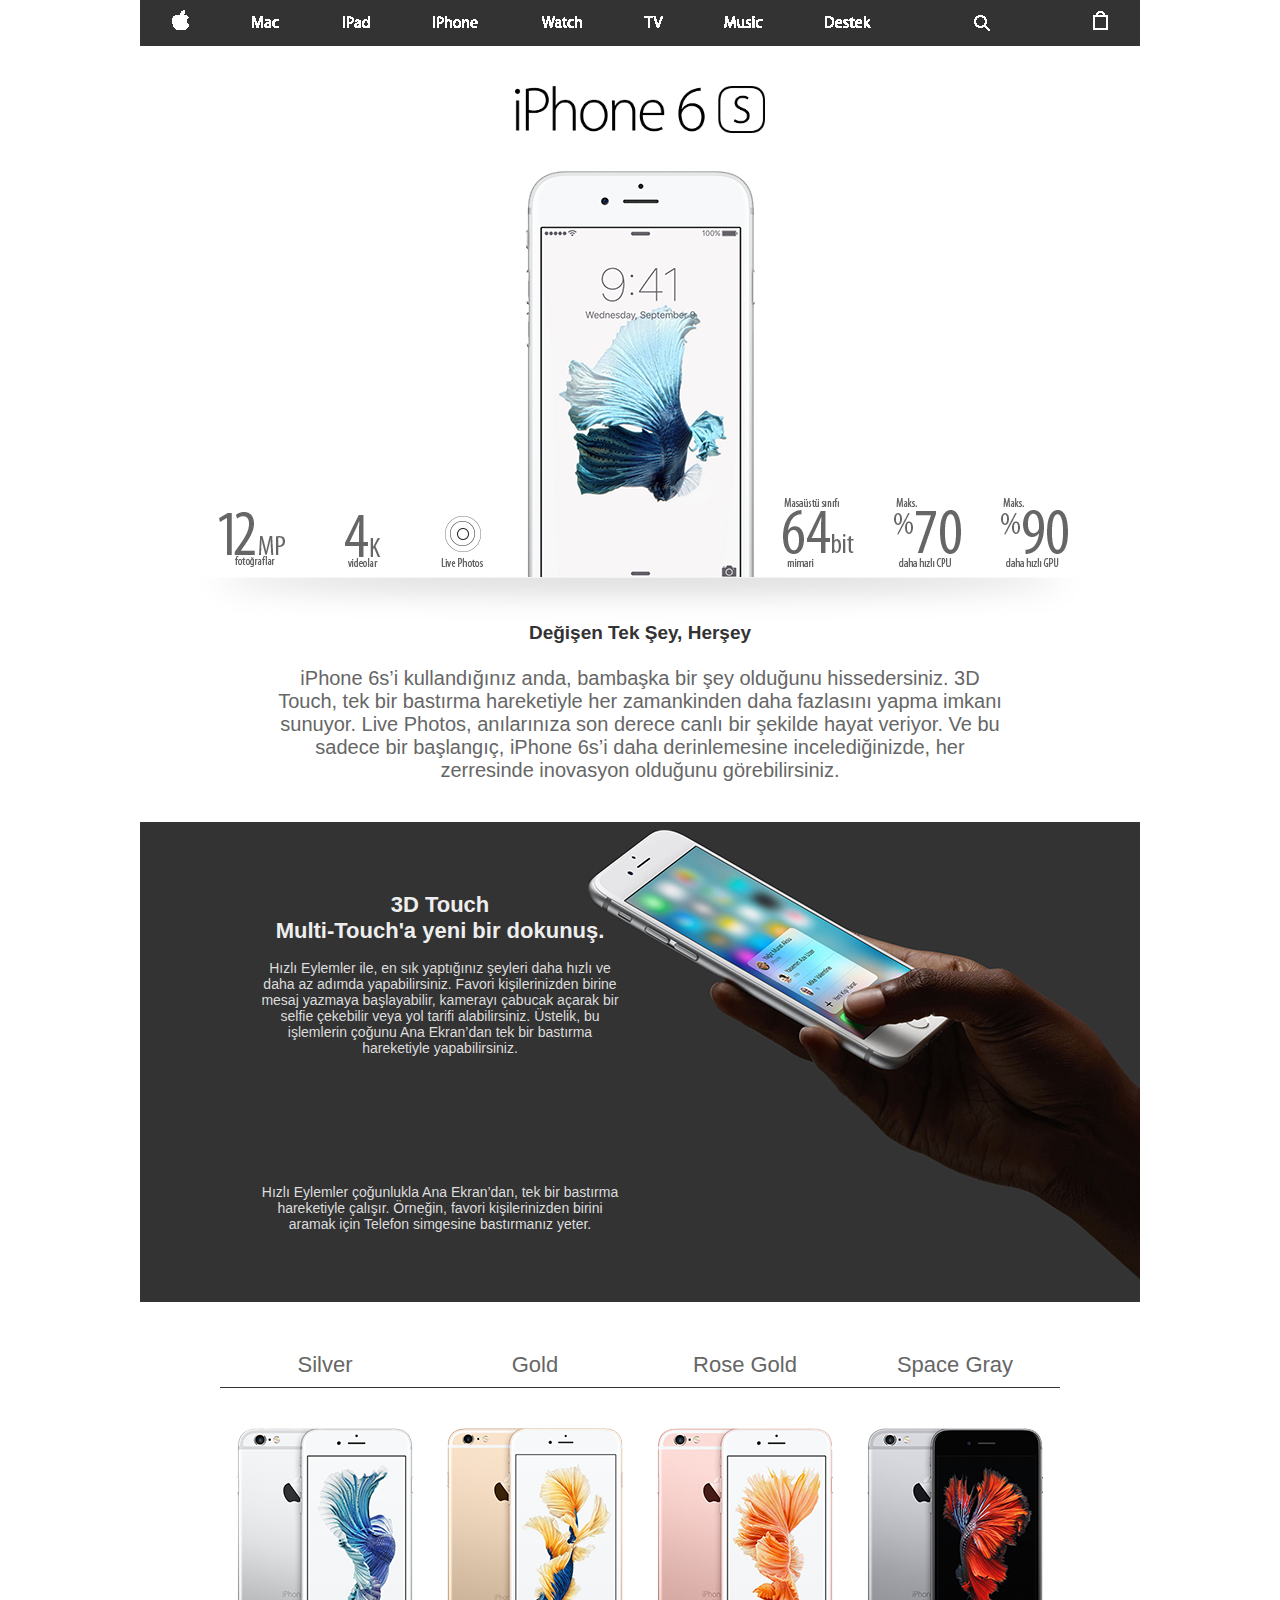
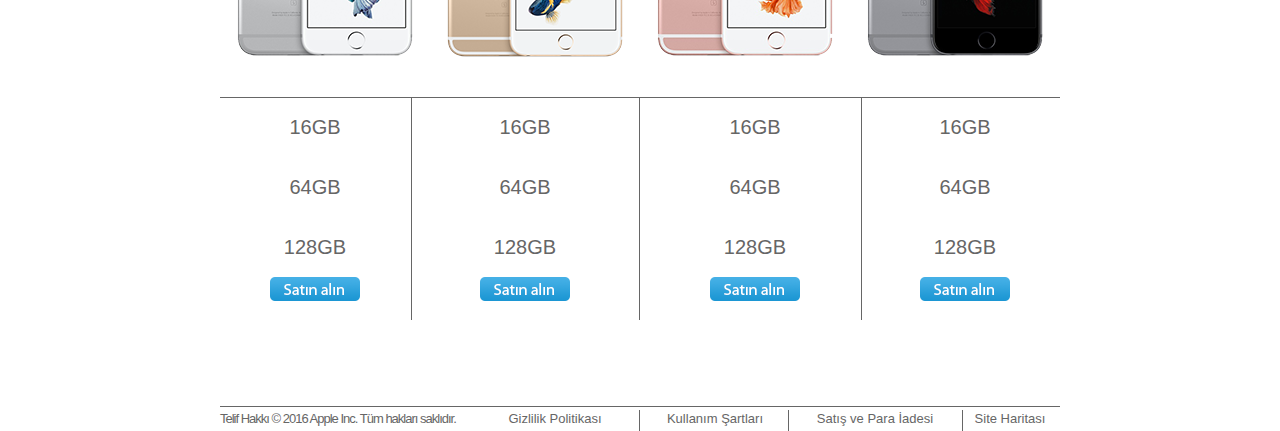
<file: iphonesiteleri/iphone/index.html>
<!DOCTYPE html PUBLIC "-//W3C//DTD XHTML 1.0 Transitional//EN" "http://www.w3.org/TR/xhtml1/DTD/xhtml1-transitional.dtd">
<html xmlns="http://www.w3.org/1999/xhtml">
<head>
<meta http-equiv="Content-Type" content="text/html; charset=utf-8" />
<title>33.Sayfam</title>
<link rel="stylesheet" href="stil.css"/>
</head>
<body>
<div class="hepsi">
<div class="menu">
<ul>
<li id="logo"><a href="">logo</a></li>
<li id="mac"><a href="">mac</a></li>
<li id="ipad"><a href="">ipad</a></li>
<li id="iphone"><a href="">iphone</a></li>
<li id="watch"><a href="">watch</a></li>
<li id="tv"><a href="">tv</a></li>
<li id="music"><a href="">music</a></li>
<li id="destek"><a href="">destek</a></li>
<li id="search"><a href="">search</a></li>
<li id="shop"><a href="">shop</a></li>
</ul>
</div>
<div class="orta1"><img src="images/ip6slogo.png" width="250"  /></div>
<div class="orta2">
<div class="orta2ic1"><img src="images/mp12.png"  /></div>
<div class="orta2ic2"><img src="images/k4.png"  /></div>
<div class="orta2ic3"><img src="images/livephoto.png"  /></div>
<div class="orta2ic4"><img src="images/bit64.png"  /></div>
<div class="orta2ic5"><img src="images/cpu70.png"  /></div>
<div class="orta2ic6"><img src="images/gpu90.png"  /></div>
</div>
<div class="orta3"></div>
<div class="orta4">
<span>Değişen Tek Şey, Herşey</span><br /><br />
iPhone 6s’i kullandığınız anda, bambaşka bir şey olduğunu hissedersiniz. 
3D Touch, tek bir bastırma hareketiyle her zamankinden daha fazlasını yapma imkanı sunuyor. 
Live Photos, anılarınıza son derece canlı bir şekilde hayat veriyor. Ve bu sadece bir başlangıç, 
iPhone 6s’i daha derinlemesine incelediğinizde, her zerresinde inovasyon olduğunu görebilirsiniz.
</div>
<div class="orta5">
<div class="orta5ic">
<span>3D Touch<br />
Multi-Touch'a yeni bir dokunuş.</span><br /><br />
Hızlı Eylemler ile, en sık yaptığınız şeyleri daha hızlı ve daha az adımda yapabilirsiniz.
Favori kişilerinizden birine mesaj yazmaya başlayabilir, kamerayı çabucak açarak bir selfie çekebilir 
veya yol tarifi alabilirsiniz. Üstelik, bu işlemlerin çoğunu Ana Ekran’dan tek bir bastırma hareketiyle 
yapabilirsiniz.<br /><br /><br /><br /><br /><br /><br /><br /><br />
Hızlı Eylemler çoğunlukla Ana Ekran’dan, tek bir bastırma hareketiyle çalışır. 
Örneğin, favori kişilerinizden birini aramak için Telefon simgesine bastırmanız yeter.
</div>
</div>
<div class="orta6">
<ul>
<li>Silver</li>
<li>Gold</li>
<li>Rose Gold</li>
<li>Space Gray</li>
</ul>
</div>
<div class="orta7">
<ul>
<li><img src="images/silver.png"  /></li>
<li><img src="images/gold.png"  /></li>
<li><img src="images/rose.png"  /></li>
<li><img src="images/spacegray.png"  /></li>
</ul>

</div>
<div class="orta8">
<ul>
<li id="p1">16GB<br />64GB<br />128GB<br /><input name="" type="button" /></li>
<li id="p2">16GB<br />64GB<br />128GB<br /><input name="" type="button" /></li>
<li id="p2">16GB<br />64GB<br />128GB<br /><input name="" type="button" /></li>
<li id="p1">16GB<br />64GB<br />128GB<br /><input name="" type="button" /></li>
</ul>


</div>
<div class="alt">
<ul>
<li id="a1">Telif Hakkı © 2016 Apple Inc. Tüm hakları saklıdır.</li>
<li id="a2"><a href="">Gizlilik Politikası</a></li>
<li id="a3"><a href="">Kullanım Şartları</a></li>
<li id="a4"><a href="">Satış ve Para İadesi</a></li>
<li id="a5"><a href="">Site Haritası</a></li>
</ul>
</div>
</div>
</body>
</html>
</file>
<file: iphonesiteleri/iphone/stil.css>
/***** RESET *****/
html, body, div, span, applet, object, iframe, h1, h2, h3, h4, h5, h6, p, blockquote, pre, a, abbr, acronym, address, big, cite, code,del, dfn, em, font, img, ins, kbd, q, s, samp,
small, strike, sub, sup, tt, var, b, u, i, center,dl, dt, dd, ol, ul, li,fieldset, form, label, legend,table, caption, tbody, tfoot, thead, tr {
	margin: 0;
	padding: 0;
	border: 0;
	outline: 0;
	/*font-size: 100%;
	vertical-align: baseline;*/
	
}
html, body {height:100%;}
body {line-height: 1;}
ol, ul {list-style: none;}
blockquote, q {quotes: none;}
blockquote:before, blockquote:after, q:before, q:after {content: '';content: none;}
table {border-collapse: collapse;border-spacing: 0;}
textarea {overflow:auto;}

/***** RESET *****/


.hepsi{ width:1000px; height:auto; margin:0 auto}
.menu{ width:1000px; height:46px; background:#333}
.orta1{ width:250px; height:85px; margin:40px auto 0 auto; }
.orta2{ width:863px; height:79px; margin:0 auto; background:url(images/6sbanner.png) center bottom  no-repeat; padding:327px 0 0 20px}
.orta3{ width:883px; height:45px; margin:0 auto; background:url(images/shadow.png)}
.orta4{ width:743px; height:200px; margin:0 auto; font:20px helvetica; color:#666; text-align:center}
.orta5{ width:880px; height:410px; margin:0 auto; background:#333 url(images/3dtouch.jpg) right no-repeat; padding:70px 0 0 120px}
.orta6{ width:840px; height:45px;margin:40px auto 0 auto; border-bottom:1px solid #333}
.orta7{ width:840px; height:229px; margin:40px auto}
.orta8{ width:840px; height:229px; margin:0 auto; background:url(images/ayraclar.png) no-repeat }
.alt{ width:840px; height:20px; margin:80px auto 30px auto; background:url(images/footer.png) no-repeat; padding:5px 0 0 0}

.menu ul li{ float:left}
.menu ul li a{ display:block; text-indent:-2000px; margin:0 0 0 60px}
.menu ul li#logo a{ width:20px; height:44px; background:url(images/logo.gif) no-repeat; margin:0 0 0 30px}
.menu ul li#mac a{ width:31px; height:44px; background:url(images/mac.gif) no-repeat}
.menu ul li#ipad a{ width:30px; height:44px; background:url(images/ipad.gif) no-repeat}
.menu ul li#iphone a{ width:48px; height:44px; background:url(images/iphone.gif) no-repeat}
.menu ul li#watch a{ width:44px; height:44px; background:url(images/watch.gif) no-repeat}
.menu ul li#tv a{ width:20px; height:44px; background:url(images/tv.gif) no-repeat}
.menu ul li#music a{ width:40px; height:44px; background:url(images/music.gif) no-repeat}
.menu ul li#destek a{ width:48px; height:44px; background:url(images/destek.gif) no-repeat}
.menu ul li#search a{ width:20px; height:44px; background:url(images/search.gif) no-repeat;margin:0 0 0 100px}
.menu ul li#shop a{ width:18px; height:44px; background:url(images/shop.gif) no-repeat;margin:0 0 0 100px}
.menu ul li a:hover{opacity:0.5}

.orta2ic1{ width:66px; height:55px; float:left; margin:14px 0 0 0}
.orta2ic2{ width:36px; height:52px; float:left; margin:17px 0 0 60px}
.orta2ic3{ width:42px; height:51px; float:left; margin:18px 0 0 60px}
.orta2ic4{ width:71px; height:69px; float:left; margin:0 0 0 300px}
.orta2ic5{ width:67px; height:69px; float:left; margin:0 0 0 40px}
.orta2ic6{ width:67px; height:69px; float:left; margin:0 0 0 40px}

.orta4 span{font:bold 19px helvetica; color:#333  }
.orta5ic{ width:360px; height:300px; text-align:center;font:14px helvetica; color:#ddd}
.orta5ic span{font:bold 22px helvetica; color:#eee}
.orta6 ul li{ float:left; display:block; width:210px; height:35px; text-align:center; padding:10px 0 0 0; font:500 22px helvetica; color:#666  }
.orta7 ul li{ float:left; display:block; width:176px; height:229px; margin:0 17px 0 17px}

.orta8 ul li{ display:block; float:left; height:229px; text-align:center; font:500 20px helvetica ;line-height:60px;  color:#666   }
.orta8 ul li#p1{ width:190px }
.orta8 ul li#p2{ width:230px }
.orta8 ul li input{ width:90px; height:24px; background:url(images/satinal.png) no-repeat; border:none; cursor:pointer }

.alt ul li{ float:left; display:block; height:20px; font:13px helvetica; color:#666 }
.alt ul li#a1{ width:250px; letter-spacing:-1px}
.alt ul li#a2{ width:170px; text-align:center}
.alt ul li#a3{ width:150px; text-align:center}
.alt ul li#a4{ width:170px; text-align:center}
.alt ul li#a5{ width:100px; text-align:center}
.alt ul li a{font:13px helvetica; color:#666; text-decoration:none}
.alt ul li a:hover{text-decoration:underline}
</file>
